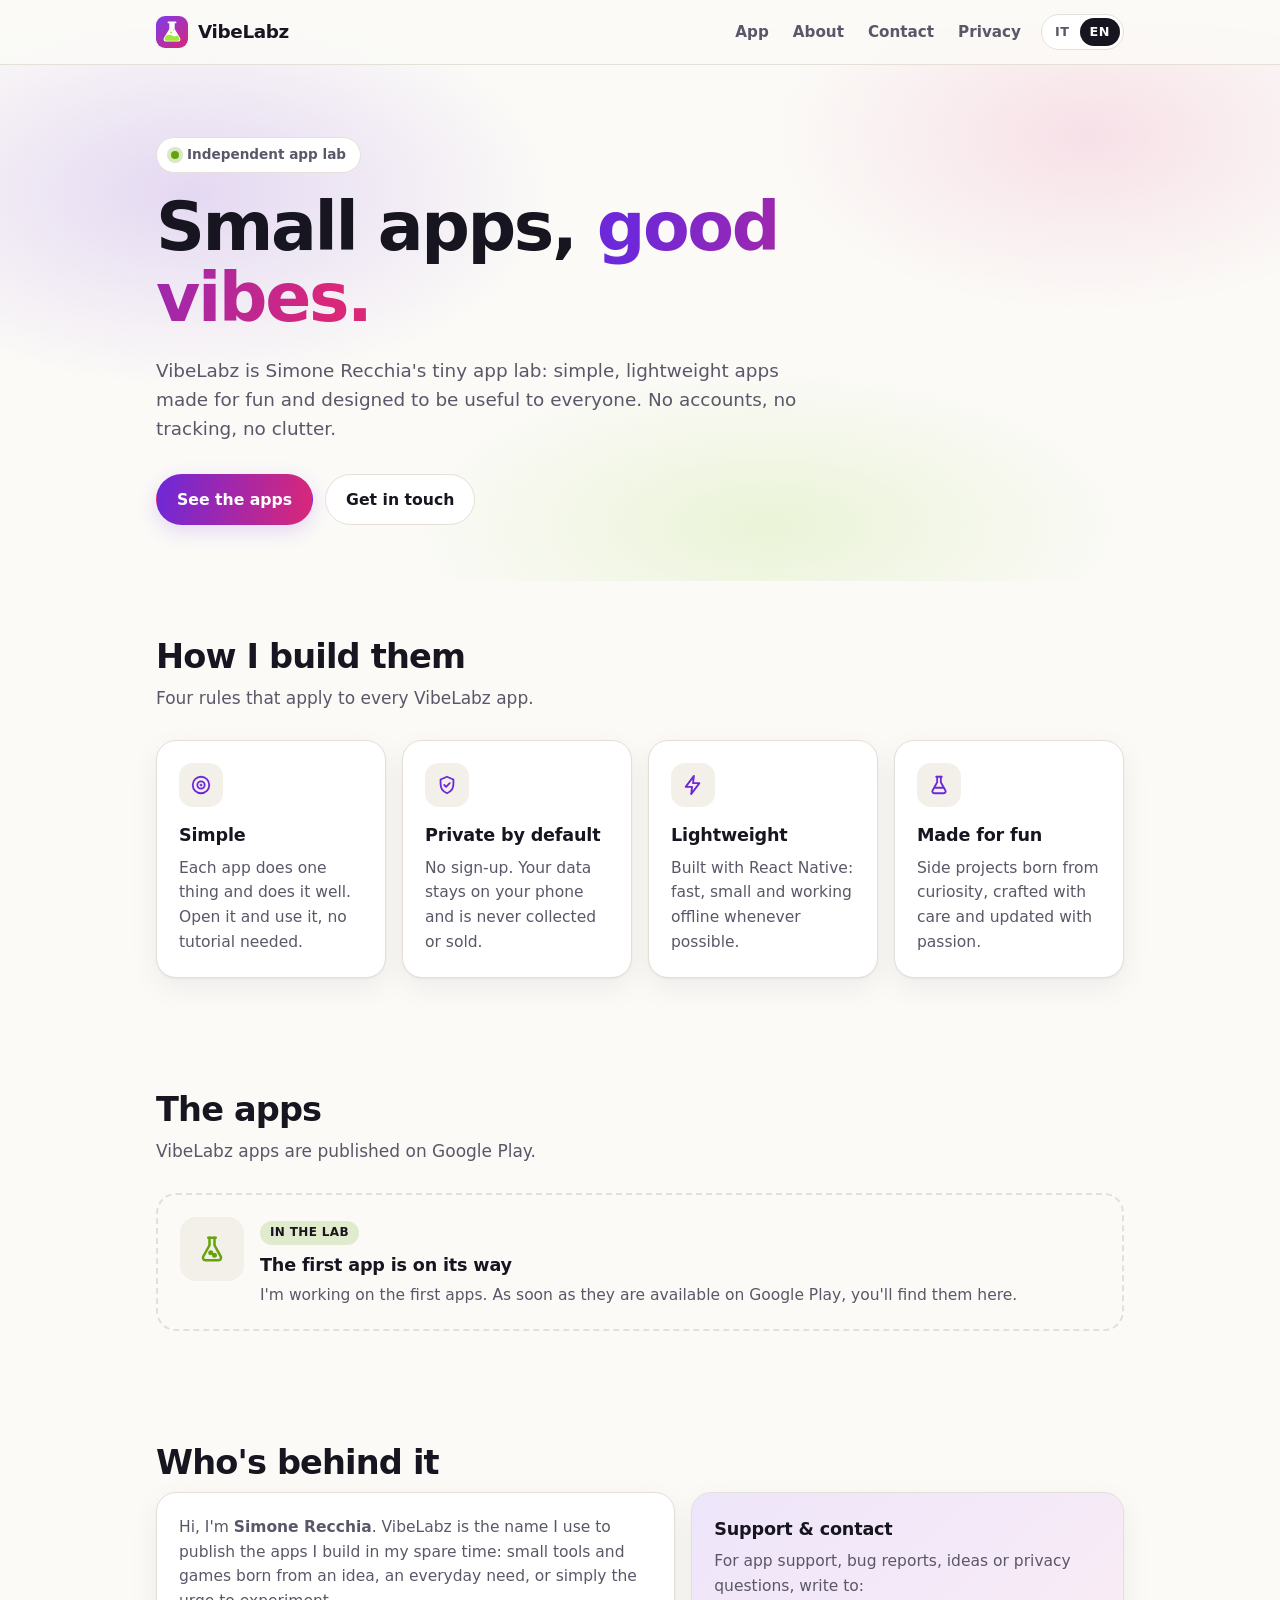
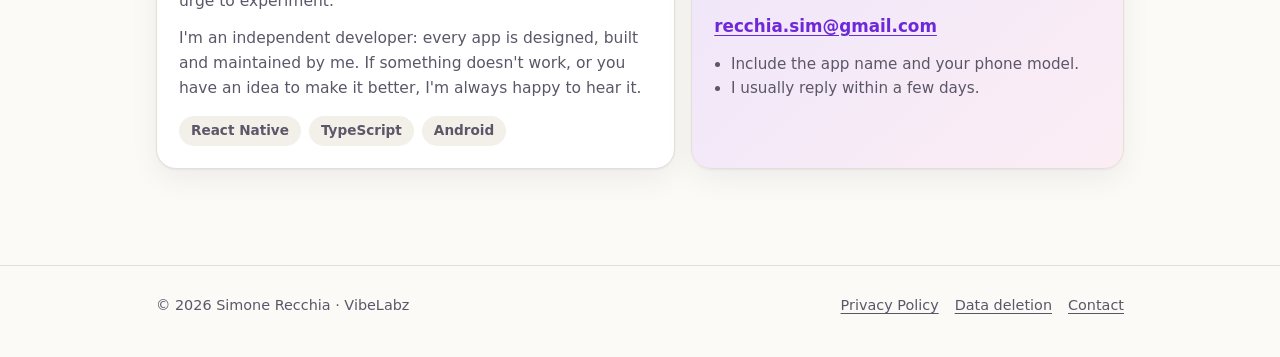
<file: index.html>
<!doctype html>
<html lang="en" data-lang="en" data-title-it="VibeLabz — Piccole app, buone vibes" data-title-en="VibeLabz — Small apps, good vibes">
<head>
  <meta charset="utf-8">
  <meta name="viewport" content="width=device-width, initial-scale=1">
  <title>VibeLabz — Small apps, good vibes</title>
  <script>
    (function () {
      var r = document.documentElement, l = null;
      try { l = new URLSearchParams(location.search).get('lang'); } catch (e) {}
      if (l !== 'it' && l !== 'en') { var h = /^#(it|en)-/.exec(location.hash); if (h) l = h[1]; }
      if (l !== 'it' && l !== 'en') { try { l = localStorage.getItem('vl-lang'); } catch (e) {} }
      if (l !== 'it' && l !== 'en') { l = /^it\b/i.test(navigator.language || '') ? 'it' : 'en'; }
      r.setAttribute('data-lang', l); r.lang = l; r.className += ' js';
      var t = r.getAttribute('data-title-' + l); if (t) document.title = t;
    })();
  </script>
  <meta name="description" content="VibeLabz is the tiny app lab of Simone Recchia: simple, lightweight mobile apps made for fun and useful to everyone. No accounts, no tracking.">
  <meta name="author" content="Simone Recchia">
  <meta name="theme-color" content="#6d28d9">
  <link rel="canonical" href="https://vibelabz.simonerecchia.com/">
  <link rel="icon" href="/assets/logo.svg" type="image/svg+xml">
  <meta property="og:type" content="website">
  <meta property="og:site_name" content="VibeLabz">
  <meta property="og:title" content="VibeLabz — Small apps, good vibes">
  <meta property="og:description" content="Simple, lightweight mobile apps made for fun and useful to everyone. No accounts, no tracking.">
  <meta property="og:url" content="https://vibelabz.simonerecchia.com/">
  <link rel="stylesheet" href="/assets/style.css">
  <script src="/assets/site.js" defer></script>
</head>
<body>
  <a class="skip-link" href="#main"><span lang="it">Vai al contenuto</span><span lang="en">Skip to content</span></a>

  <header class="site-header">
    <div class="container">
      <a class="brand" href="/" aria-label="VibeLabz home">
        <img src="/assets/logo.svg" alt="" width="32" height="32">
        VibeLabz
      </a>
      <nav class="nav" aria-label="Main">
        <a class="nav-hide-sm" href="#apps">App</a>
        <a class="nav-hide-sm" href="#about"><span lang="it">Chi sono</span><span lang="en">About</span></a>
        <a class="nav-hide-xs" href="#contact"><span lang="it">Contatti</span><span lang="en">Contact</span></a>
        <a href="/privacy/">Privacy</a>
        <span class="lang-switch" role="group" aria-label="Language / Lingua">
          <button type="button" data-set-lang="it" aria-pressed="false">IT</button>
          <button type="button" data-set-lang="en" aria-pressed="false">EN</button>
        </span>
      </nav>
    </div>
  </header>

  <main id="main">
    <section class="hero">
      <div class="container">
        <p class="eyebrow">
          <span class="dot" aria-hidden="true"></span>
          <span lang="it">Laboratorio indipendente di app</span>
          <span lang="en">Independent app lab</span>
        </p>
        <h1>
          <span lang="it">Piccole app, <span class="gradient-text">buone vibes.</span></span>
          <span lang="en">Small apps, <span class="gradient-text">good vibes.</span></span>
        </h1>
        <p class="lead">
          <span lang="it">VibeLabz è il laboratorio di Simone Recchia: qui nascono app semplici e leggere, create per divertimento e pensate per essere utili a tutti. Niente account, niente tracciamento, niente fronzoli.</span>
          <span lang="en">VibeLabz is Simone Recchia's tiny app lab: simple, lightweight apps made for fun and designed to be useful to everyone. No accounts, no tracking, no clutter.</span>
        </p>
        <div class="actions">
          <a class="btn btn-primary" href="#apps"><span lang="it">Scopri le app</span><span lang="en">See the apps</span></a>
          <a class="btn btn-ghost" href="#contact"><span lang="it">Scrivimi</span><span lang="en">Get in touch</span></a>
        </div>
      </div>
    </section>

    <section class="section" aria-labelledby="principles-title">
      <div class="container">
        <h2 class="section-title" id="principles-title">
          <span lang="it">Come le costruisco</span>
          <span lang="en">How I build them</span>
        </h2>
        <p class="section-sub">
          <span lang="it">Quattro regole che valgono per ogni app di VibeLabz.</span>
          <span lang="en">Four rules that apply to every VibeLabz app.</span>
        </p>
        <div class="grid">
          <article class="card">
            <div class="icon" aria-hidden="true">
              <svg viewBox="0 0 24 24" fill="none" stroke="currentColor" stroke-width="2" stroke-linecap="round" stroke-linejoin="round"><circle cx="12" cy="12" r="9"/><circle cx="12" cy="12" r="4"/><circle cx="12" cy="12" r=".5" fill="currentColor"/></svg>
            </div>
            <h3><span lang="it">Semplici</span><span lang="en">Simple</span></h3>
            <p>
              <span lang="it">Ogni app fa una cosa sola, e la fa bene. Si apre e si usa, senza tutorial.</span>
              <span lang="en">Each app does one thing and does it well. Open it and use it, no tutorial needed.</span>
            </p>
          </article>
          <article class="card">
            <div class="icon" aria-hidden="true">
              <svg viewBox="0 0 24 24" fill="none" stroke="currentColor" stroke-width="2" stroke-linecap="round" stroke-linejoin="round"><path d="M12 3l7 3v5c0 4.5-3 8.5-7 10-4-1.5-7-5.5-7-10V6z"/><path d="M9 12l2 2 4-4"/></svg>
            </div>
            <h3><span lang="it">Rispettose della privacy</span><span lang="en">Private by default</span></h3>
            <p>
              <span lang="it">Nessuna registrazione. I tuoi dati restano sul tuo telefono e non vengono raccolti né venduti.</span>
              <span lang="en">No sign-up. Your data stays on your phone and is never collected or sold.</span>
            </p>
          </article>
          <article class="card">
            <div class="icon" aria-hidden="true">
              <svg viewBox="0 0 24 24" fill="none" stroke="currentColor" stroke-width="2" stroke-linecap="round" stroke-linejoin="round"><path d="M13 2L4 14h7l-1 8 9-12h-7z"/></svg>
            </div>
            <h3><span lang="it">Leggere</span><span lang="en">Lightweight</span></h3>
            <p>
              <span lang="it">Sviluppate con React Native: veloci, piccole e funzionanti anche offline quando possibile.</span>
              <span lang="en">Built with React Native: fast, small and working offline whenever possible.</span>
            </p>
          </article>
          <article class="card">
            <div class="icon" aria-hidden="true">
              <svg viewBox="0 0 24 24" fill="none" stroke="currentColor" stroke-width="2" stroke-linecap="round" stroke-linejoin="round"><path d="M9 3h6"/><path d="M10 3v6l-5 9a2 2 0 0 0 1.7 3h10.6a2 2 0 0 0 1.7-3l-5-9V3"/><path d="M7.5 15h9"/></svg>
            </div>
            <h3><span lang="it">Fatte per divertimento</span><span lang="en">Made for fun</span></h3>
            <p>
              <span lang="it">Progetti nati dalla curiosità, curati nei dettagli e aggiornati con passione.</span>
              <span lang="en">Side projects born from curiosity, crafted with care and updated with passion.</span>
            </p>
          </article>
        </div>
      </div>
    </section>

    <section class="section" id="apps" aria-labelledby="apps-title">
      <div class="container">
        <h2 class="section-title" id="apps-title">
          <span lang="it">Le app</span>
          <span lang="en">The apps</span>
        </h2>
        <p class="section-sub">
          <span lang="it">Le app di VibeLabz sono pubblicate su Google Play.</span>
          <span lang="en">VibeLabz apps are published on Google Play.</span>
        </p>
        <div class="apps-grid">
          <!--
            Per aggiungere un'app, copia questo blocco e sostituisci i valori:

          <article class="card app-card">
            <img class="app-icon" src="/apps/nome-app/icon.png" alt="" width="64" height="64">
            <div>
              <h3>Nome App</h3>
              <p>
                <span lang="it">Descrizione breve in italiano.</span>
                <span lang="en">Short description in English.</span>
              </p>
              <a class="btn btn-primary" href="https://play.google.com/store/apps/details?id=com.vibelabz.nomeapp">Google Play</a>
            </div>
          </article>
          -->
          <article class="card app-card app-placeholder">
            <div class="app-icon" aria-hidden="true">
              <svg viewBox="0 0 24 24" fill="none" stroke="currentColor" stroke-width="2" stroke-linecap="round" stroke-linejoin="round"><path d="M9 3h6"/><path d="M10 3v6l-5 9a2 2 0 0 0 1.7 3h10.6a2 2 0 0 0 1.7-3l-5-9V3"/><circle cx="11" cy="15" r="1"/><circle cx="14" cy="17" r="1"/></svg>
            </div>
            <div>
              <span class="tag"><span lang="it">In laboratorio</span><span lang="en">In the lab</span></span>
              <h3><span lang="it">La prima app sta arrivando</span><span lang="en">The first app is on its way</span></h3>
              <p>
                <span lang="it">Sto lavorando alle prime app. Appena saranno disponibili su Google Play le troverai qui.</span>
                <span lang="en">I'm working on the first apps. As soon as they are available on Google Play, you'll find them here.</span>
              </p>
            </div>
          </article>
        </div>
      </div>
    </section>

    <section class="section" id="about" aria-labelledby="about-title">
      <div class="container">
        <h2 class="section-title" id="about-title">
          <span lang="it">Chi c'è dietro</span>
          <span lang="en">Who's behind it</span>
        </h2>
        <div class="split">
          <article class="card">
            <p>
              <span lang="it">Ciao, sono <strong>Simone Recchia</strong>. VibeLabz è il nome con cui pubblico le app che sviluppo nel tempo libero: piccoli strumenti e giochi nati da un'idea, da un bisogno quotidiano o semplicemente dalla voglia di sperimentare.</span>
              <span lang="en">Hi, I'm <strong>Simone Recchia</strong>. VibeLabz is the name I use to publish the apps I build in my spare time: small tools and games born from an idea, an everyday need, or simply the urge to experiment.</span>
            </p>
            <p>
              <span lang="it">Sono uno sviluppatore indipendente: ogni app è progettata, sviluppata e mantenuta da me. Se qualcosa non funziona o hai un'idea per migliorarla, mi fa sempre piacere saperlo.</span>
              <span lang="en">I'm an independent developer: every app is designed, built and maintained by me. If something doesn't work, or you have an idea to make it better, I'm always happy to hear it.</span>
            </p>
            <ul class="stack-list" aria-label="Tecnologie / Technologies">
              <li>React Native</li>
              <li>TypeScript</li>
              <li>Android</li>
            </ul>
          </article>
          <article class="card contact-card" id="contact">
            <h3 style="margin-top:0"><span lang="it">Supporto e contatti</span><span lang="en">Support &amp; contact</span></h3>
            <p>
              <span lang="it">Per assistenza su un'app, segnalazioni di bug, idee o domande sulla privacy scrivimi a:</span>
              <span lang="en">For app support, bug reports, ideas or privacy questions, write to:</span>
            </p>
            <a class="email" href="mailto:recchia.sim@gmail.com?subject=VibeLabz">recchia.sim@gmail.com</a>
            <ul>
              <li><span lang="it">Indica il nome dell'app e il modello del telefono.</span><span lang="en">Include the app name and your phone model.</span></li>
              <li><span lang="it">Di solito rispondo entro qualche giorno.</span><span lang="en">I usually reply within a few days.</span></li>
            </ul>
          </article>
        </div>
      </div>
    </section>
  </main>

  <footer class="site-footer">
    <div class="container">
      <span>© 2026 Simone Recchia · VibeLabz</span>
      <nav aria-label="Footer">
        <a href="/privacy/">Privacy Policy</a>
        <a href="/privacy/#it-cancellazione" lang="it">Cancellazione dati</a>
        <a href="/privacy/#en-data-deletion" lang="en">Data deletion</a>
        <a href="mailto:recchia.sim@gmail.com?subject=VibeLabz"><span lang="it">Contatti</span><span lang="en">Contact</span></a>
      </nav>
    </div>
  </footer>
</body>
</html>
</file>
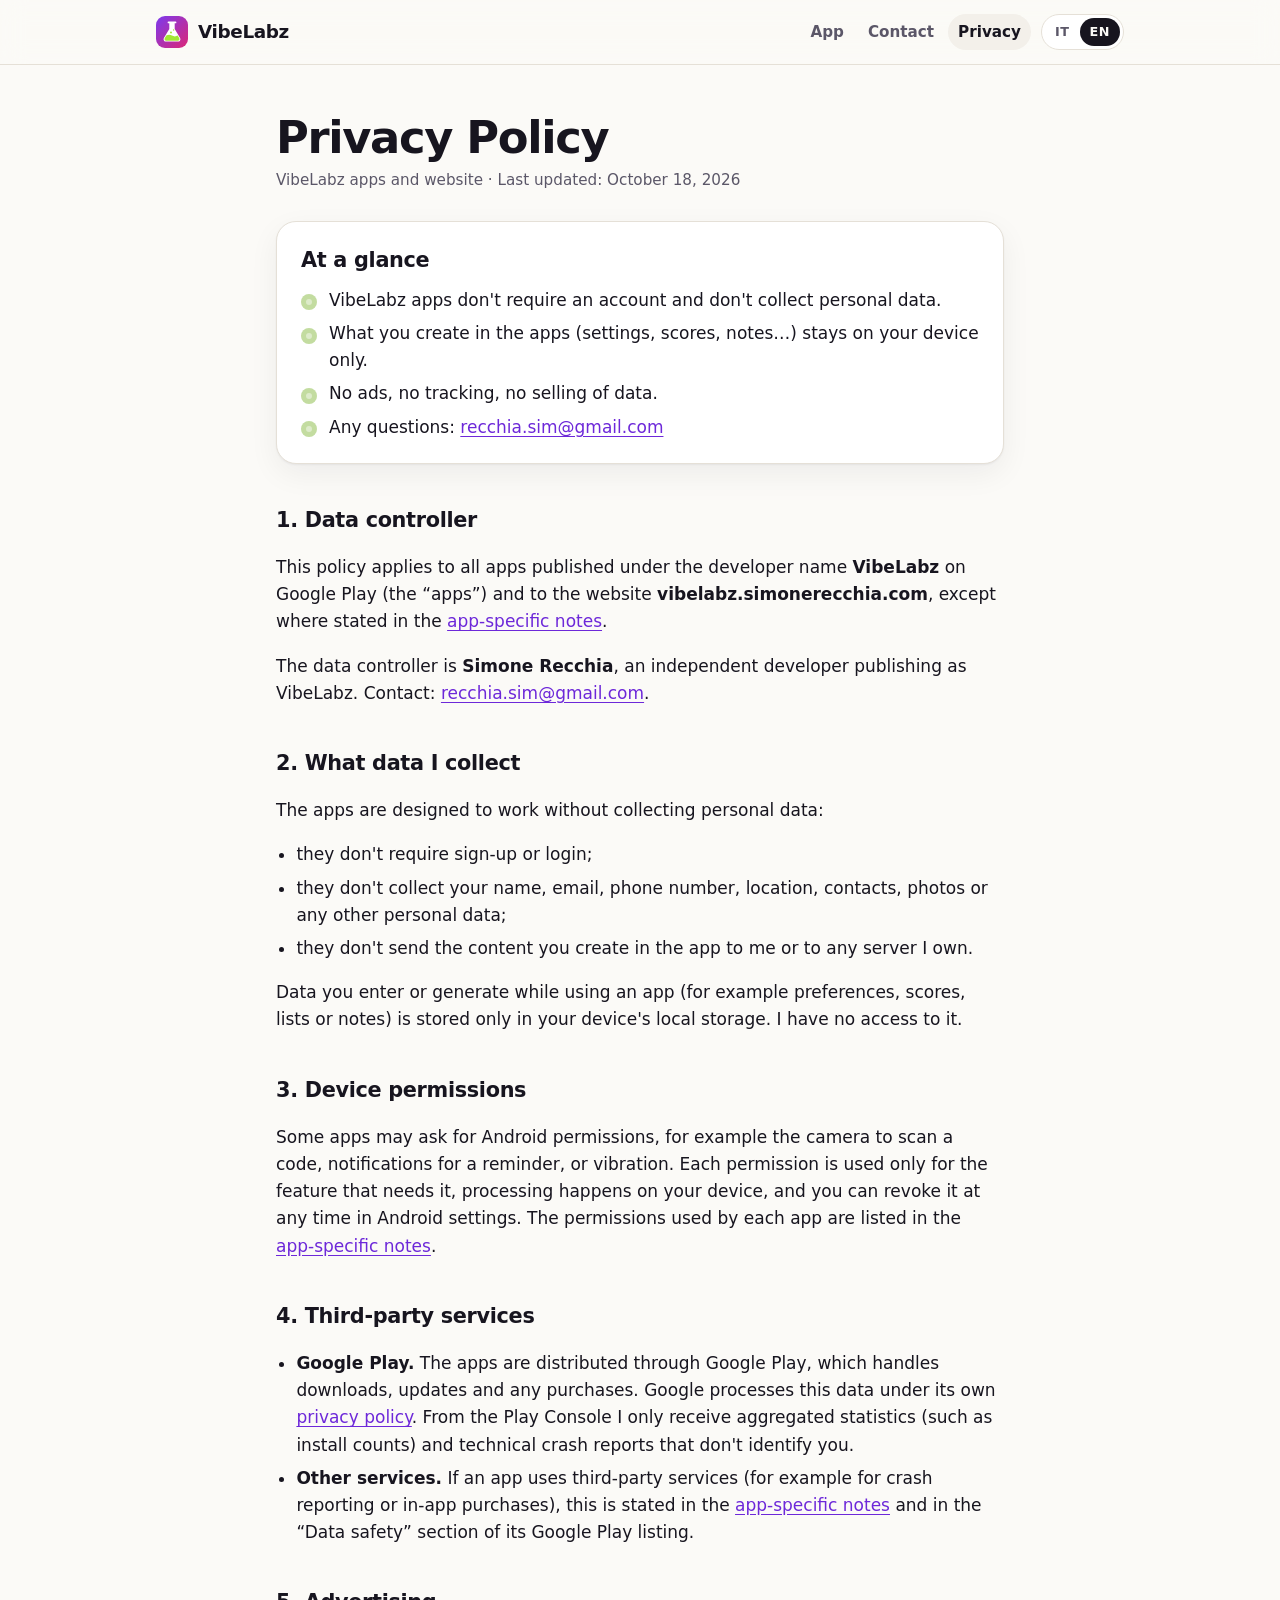
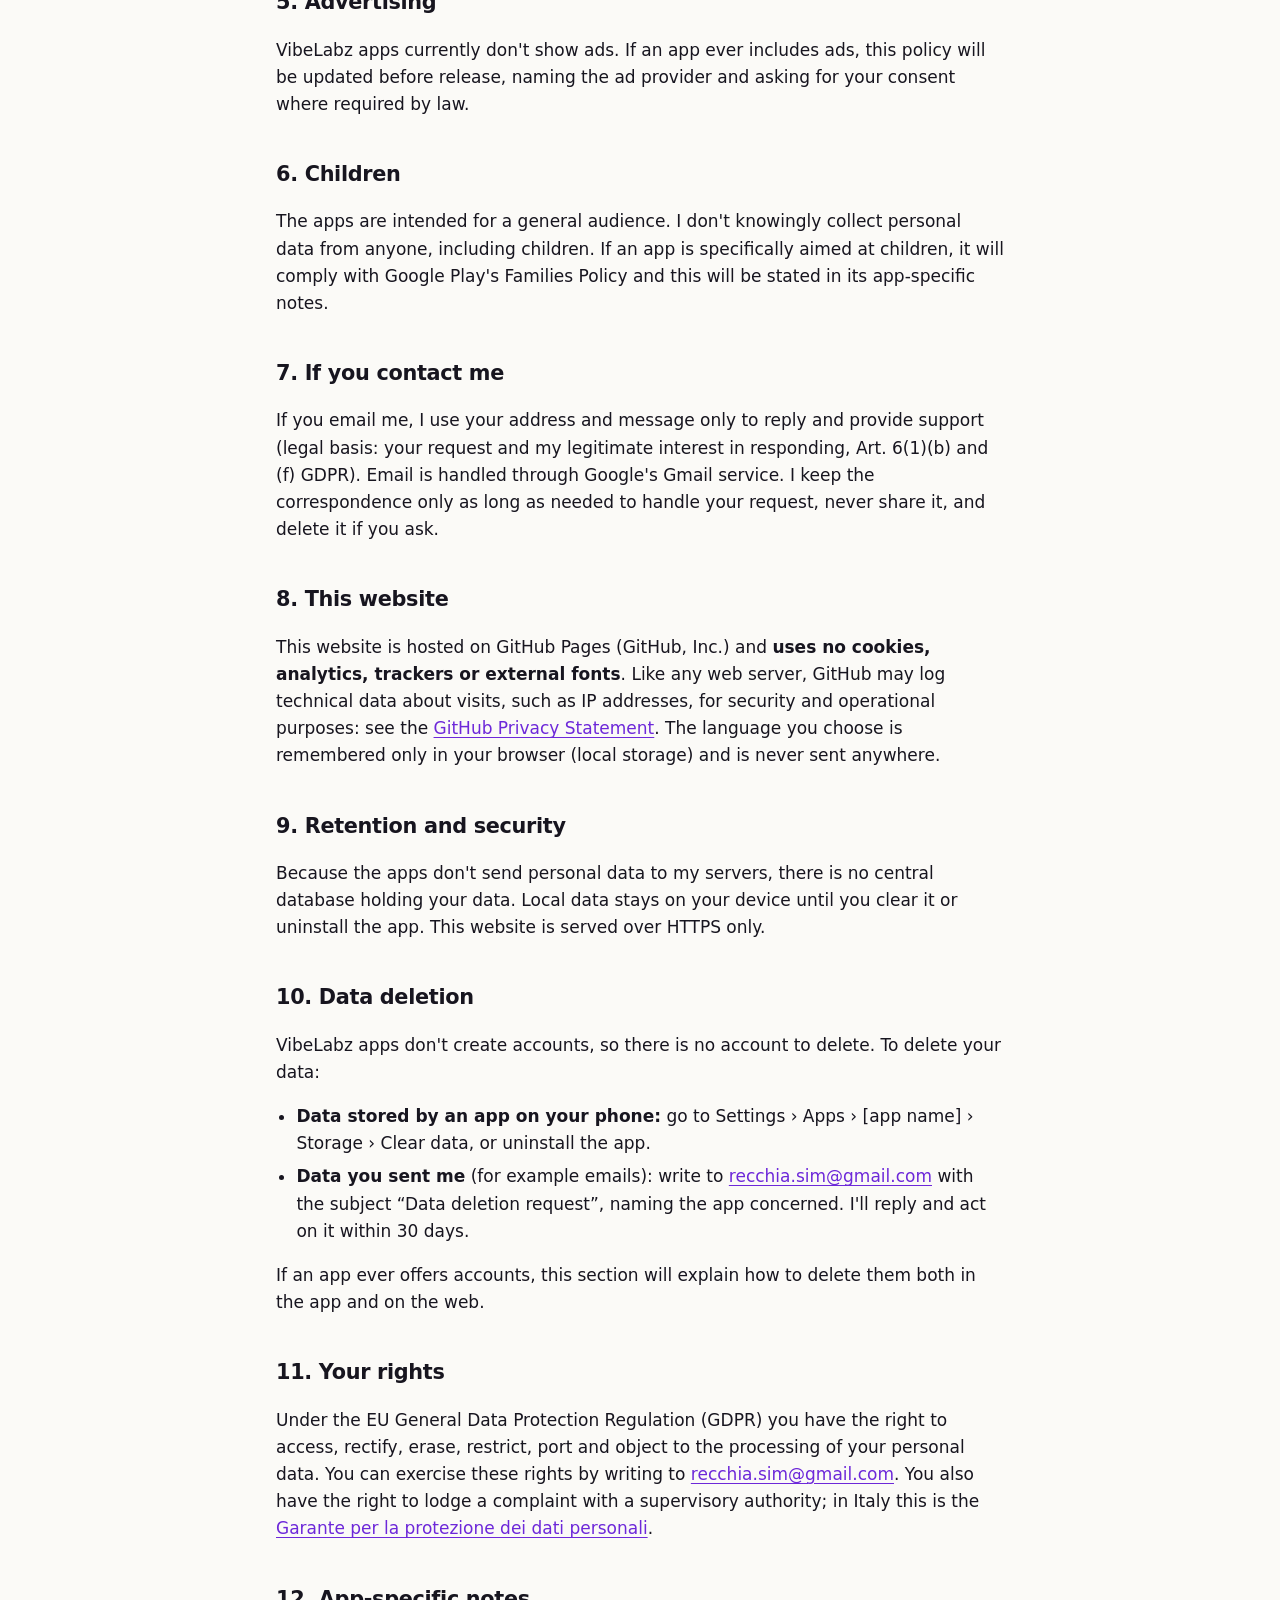
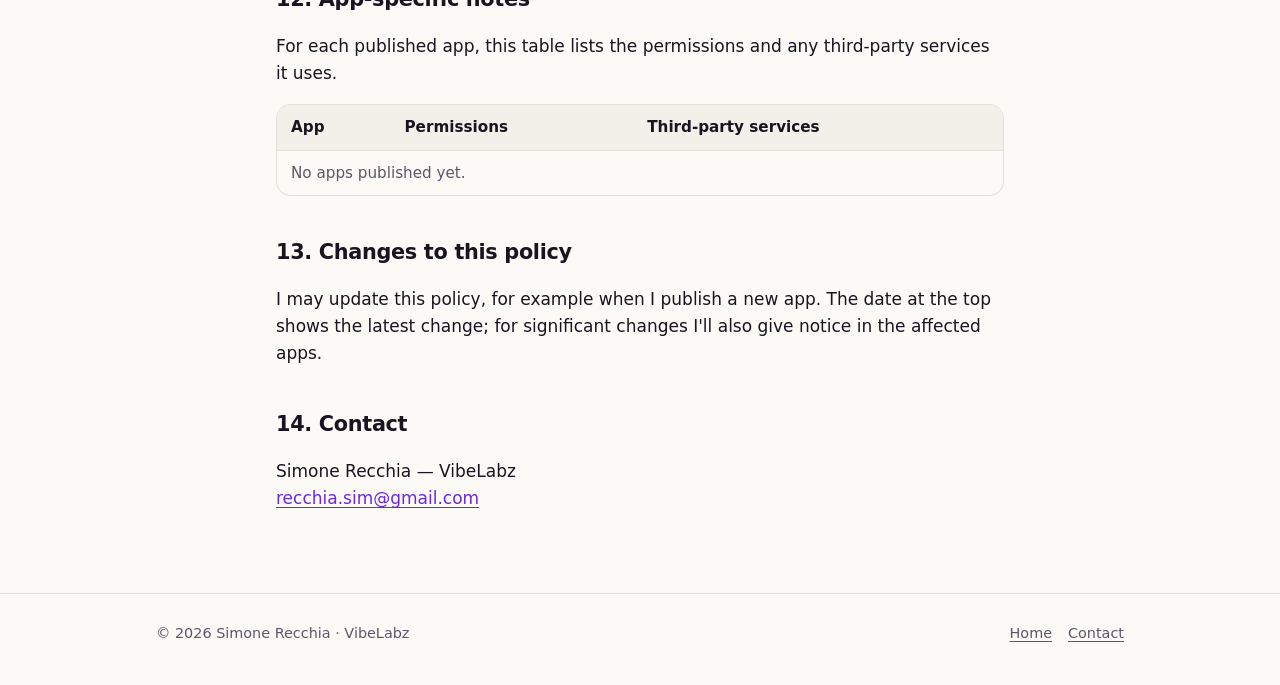
<file: privacy/index.html>
<!doctype html>
<html lang="en" data-lang="en" data-title-it="Privacy Policy — VibeLabz" data-title-en="Privacy Policy — VibeLabz">
<head>
  <meta charset="utf-8">
  <meta name="viewport" content="width=device-width, initial-scale=1">
  <title>Privacy Policy — VibeLabz</title>
  <script>
    (function () {
      var r = document.documentElement, l = null;
      try { l = new URLSearchParams(location.search).get('lang'); } catch (e) {}
      if (l !== 'it' && l !== 'en') { var h = /^#(it|en)-/.exec(location.hash); if (h) l = h[1]; }
      if (l !== 'it' && l !== 'en') { try { l = localStorage.getItem('vl-lang'); } catch (e) {} }
      if (l !== 'it' && l !== 'en') { l = /^it\b/i.test(navigator.language || '') ? 'it' : 'en'; }
      r.setAttribute('data-lang', l); r.lang = l; r.className += ' js';
      var t = r.getAttribute('data-title-' + l); if (t) document.title = t;
    })();
  </script>
  <meta name="description" content="Privacy policy for VibeLabz apps and website. No accounts, no personal data collected, data stays on your device.">
  <meta name="author" content="Simone Recchia">
  <meta name="theme-color" content="#6d28d9">
  <link rel="canonical" href="https://vibelabz.simonerecchia.com/privacy/">
  <link rel="icon" href="/assets/logo.svg" type="image/svg+xml">
  <link rel="stylesheet" href="/assets/style.css">
  <script src="/assets/site.js" defer></script>
</head>
<body>
  <a class="skip-link" href="#main"><span lang="it">Vai al contenuto</span><span lang="en">Skip to content</span></a>

  <header class="site-header">
    <div class="container">
      <a class="brand" href="/" aria-label="VibeLabz home">
        <img src="/assets/logo.svg" alt="" width="32" height="32">
        VibeLabz
      </a>
      <nav class="nav" aria-label="Main">
        <a class="nav-hide-sm" href="/#apps">App</a>
        <a class="nav-hide-xs" href="/#contact"><span lang="it">Contatti</span><span lang="en">Contact</span></a>
        <a href="/privacy/" aria-current="page">Privacy</a>
        <span class="lang-switch" role="group" aria-label="Language / Lingua">
          <button type="button" data-set-lang="it" aria-pressed="false">IT</button>
          <button type="button" data-set-lang="en" aria-pressed="false">EN</button>
        </span>
      </nav>
    </div>
  </header>

  <main id="main" class="doc">
    <div class="container narrow">

      <!-- ===================== ITALIANO ===================== -->
      <article lang="it">
        <h1>Privacy Policy</h1>
        <p class="meta">App e sito VibeLabz · Ultimo aggiornamento: 18 ottobre 2026</p>

        <section class="card summary">
          <h2>In breve</h2>
          <ul>
            <li>Le app VibeLabz non richiedono account e non raccolgono dati personali.</li>
            <li>I dati che crei nelle app (impostazioni, punteggi, note…) restano solo sul tuo dispositivo.</li>
            <li>Niente pubblicità, niente tracciamento, nessuna vendita di dati.</li>
            <li>Per qualsiasi domanda: <a href="mailto:recchia.sim@gmail.com?subject=Privacy%20VibeLabz">recchia.sim@gmail.com</a></li>
          </ul>
        </section>

        <h2 id="it-titolare">1. Titolare del trattamento</h2>
        <p>Questa informativa si applica a tutte le app pubblicate con il nome sviluppatore <strong>VibeLabz</strong> su Google Play (di seguito “le app”) e al sito <strong>vibelabz.simonerecchia.com</strong>, salvo quanto indicato nelle <a href="#it-app">note specifiche per app</a>.</p>
        <p>Il titolare del trattamento è <strong>Simone Recchia</strong>, sviluppatore indipendente che pubblica con il nome VibeLabz. Contatto: <a href="mailto:recchia.sim@gmail.com">recchia.sim@gmail.com</a>.</p>

        <h2 id="it-dati">2. Quali dati raccolgo</h2>
        <p>Le app sono progettate per funzionare senza raccogliere dati personali:</p>
        <ul>
          <li>non richiedono registrazione né login;</li>
          <li>non raccolgono nome, email, numero di telefono, posizione, contatti, foto o altri dati personali;</li>
          <li>non inviano a me, né a server di mia proprietà, i contenuti che crei usando l'app.</li>
        </ul>
        <p>I dati che inserisci o generi usando un'app (ad esempio preferenze, punteggi, liste o note) vengono salvati esclusivamente nella memoria locale del tuo dispositivo. Io non ho accesso a questi dati.</p>

        <h2 id="it-permessi">3. Permessi del dispositivo</h2>
        <p>Alcune app potrebbero chiedere permessi Android, ad esempio la fotocamera per scansionare un codice, le notifiche per un promemoria o la vibrazione. Ogni permesso viene usato solo per la funzione a cui serve, l'elaborazione avviene sul dispositivo e puoi revocarlo in qualsiasi momento dalle impostazioni di Android. I permessi usati da ciascuna app sono elencati nelle <a href="#it-app">note specifiche per app</a>.</p>

        <h2 id="it-terze-parti">4. Servizi di terze parti</h2>
        <ul>
          <li><strong>Google Play.</strong> Le app sono distribuite tramite Google Play, che gestisce download, aggiornamenti ed eventuali acquisti. Google tratta questi dati secondo la propria <a href="https://policies.google.com/privacy?hl=it" rel="noopener">informativa sulla privacy</a>. Dalla Play Console ricevo solo statistiche aggregate (ad esempio il numero di installazioni) e rapporti tecnici sugli arresti anomali che non mi permettono di identificarti.</li>
          <li><strong>Altri servizi.</strong> Se un'app usa servizi di terze parti (ad esempio per segnalare errori o per gli acquisti in-app), lo trovi indicato nelle <a href="#it-app">note specifiche per app</a> e nella sezione “Sicurezza dei dati” della sua scheda su Google Play.</li>
        </ul>

        <h2 id="it-pubblicita">5. Pubblicità</h2>
        <p>Al momento le app VibeLabz non mostrano pubblicità. Se in futuro un'app dovesse includere annunci, questa informativa verrà aggiornata prima del rilascio, indicando il fornitore e chiedendo il tuo consenso quando previsto dalla legge.</p>

        <h2 id="it-minori">6. Minori</h2>
        <p>Le app sono pensate per un pubblico generale. Non raccolgo consapevolmente dati personali di nessuno, inclusi i minori. Se un'app sarà rivolta specificamente ai bambini, rispetterà le Norme per le famiglie di Google Play e lo indicherà nelle note specifiche.</p>

        <h2 id="it-email">7. Se mi scrivi</h2>
        <p>Se mi contatti via email, uso il tuo indirizzo e il contenuto del messaggio solo per risponderti e fornirti assistenza (base giuridica: la tua richiesta e il mio legittimo interesse a rispondere, art. 6, par. 1, lett. b) e f) del GDPR). Le email sono gestite tramite il servizio Gmail di Google. Conservo la corrispondenza solo per il tempo necessario a gestire la richiesta, non la condivido con nessuno e la cancello se me lo chiedi.</p>

        <h2 id="it-sito">8. Questo sito web</h2>
        <p>Il sito è ospitato su GitHub Pages (GitHub, Inc.) e <strong>non usa cookie, strumenti di statistica, tracker o font esterni</strong>. Come ogni server web, GitHub può registrare dati tecnici delle visite, come l'indirizzo IP, per motivi di sicurezza e funzionamento: vedi l'<a href="https://docs.github.com/it/site-policy/privacy-policies/github-general-privacy-statement" rel="noopener">informativa privacy di GitHub</a>. La lingua che scegli viene memorizzata solo nel tuo browser (local storage) e non viene inviata da nessuna parte.</p>

        <h2 id="it-conservazione">9. Conservazione e sicurezza</h2>
        <p>Poiché le app non inviano dati personali a server miei, non esiste un database centrale con i tuoi dati. I dati locali restano sul tuo dispositivo finché non li cancelli o disinstalli l'app. Il sito è servito esclusivamente tramite HTTPS.</p>

        <h2 id="it-cancellazione">10. Cancellazione dei dati</h2>
        <p>Le app VibeLabz non creano account, quindi non c'è alcun account da eliminare. Per cancellare i tuoi dati:</p>
        <ul>
          <li><strong>Dati salvati dall'app sul telefono:</strong> vai in Impostazioni › App › [nome dell'app] › Spazio di archiviazione › Cancella dati, oppure disinstalla l'app.</li>
          <li><strong>Dati che mi hai inviato</strong> (ad esempio email): scrivi a <a href="mailto:recchia.sim@gmail.com?subject=Richiesta%20cancellazione%20dati">recchia.sim@gmail.com</a> con oggetto “Richiesta cancellazione dati”, indicando l'app interessata. Rispondo e procedo entro 30 giorni.</li>
        </ul>
        <p>Se in futuro un'app dovesse prevedere un account, questa sezione spiegherà come eliminarlo sia dall'app sia dal web.</p>

        <h2 id="it-diritti">11. I tuoi diritti</h2>
        <p>Ai sensi del Regolamento (UE) 2016/679 (GDPR) hai diritto di accesso, rettifica, cancellazione, limitazione, portabilità e opposizione al trattamento dei tuoi dati personali. Puoi esercitarli scrivendo a <a href="mailto:recchia.sim@gmail.com">recchia.sim@gmail.com</a>. Hai inoltre il diritto di proporre reclamo a un'autorità di controllo; in Italia è il <a href="https://www.garanteprivacy.it" rel="noopener">Garante per la protezione dei dati personali</a>.</p>

        <h2 id="it-app">12. Note specifiche per app</h2>
        <p>Qui sono elencati, per ogni app pubblicata, i permessi e gli eventuali servizi di terze parti utilizzati.</p>
        <div class="table-wrap">
          <table>
            <thead>
              <tr><th>App</th><th>Permessi</th><th>Servizi di terze parti</th></tr>
            </thead>
            <tbody>
              <!-- <tr><td>Nome App</td><td>Nessuno</td><td>Nessuno</td></tr> -->
              <tr><td colspan="3" class="muted">Nessuna app pubblicata per ora.</td></tr>
            </tbody>
          </table>
        </div>

        <h2 id="it-modifiche">13. Modifiche a questa informativa</h2>
        <p>Posso aggiornare questa informativa, ad esempio quando pubblico una nuova app. La data in alto indica l'ultima modifica; in caso di cambiamenti importanti lo segnalerò anche nelle app interessate.</p>

        <h2 id="it-contatti">14. Contatti</h2>
        <p>Simone Recchia — VibeLabz<br><a href="mailto:recchia.sim@gmail.com">recchia.sim@gmail.com</a></p>
      </article>

      <!-- ===================== ENGLISH ===================== -->
      <article lang="en">
        <h1>Privacy Policy</h1>
        <p class="meta">VibeLabz apps and website · Last updated: October 18, 2026</p>

        <section class="card summary">
          <h2>At a glance</h2>
          <ul>
            <li>VibeLabz apps don't require an account and don't collect personal data.</li>
            <li>What you create in the apps (settings, scores, notes…) stays on your device only.</li>
            <li>No ads, no tracking, no selling of data.</li>
            <li>Any questions: <a href="mailto:recchia.sim@gmail.com?subject=Privacy%20VibeLabz">recchia.sim@gmail.com</a></li>
          </ul>
        </section>

        <h2 id="en-controller">1. Data controller</h2>
        <p>This policy applies to all apps published under the developer name <strong>VibeLabz</strong> on Google Play (the “apps”) and to the website <strong>vibelabz.simonerecchia.com</strong>, except where stated in the <a href="#en-apps">app-specific notes</a>.</p>
        <p>The data controller is <strong>Simone Recchia</strong>, an independent developer publishing as VibeLabz. Contact: <a href="mailto:recchia.sim@gmail.com">recchia.sim@gmail.com</a>.</p>

        <h2 id="en-data">2. What data I collect</h2>
        <p>The apps are designed to work without collecting personal data:</p>
        <ul>
          <li>they don't require sign-up or login;</li>
          <li>they don't collect your name, email, phone number, location, contacts, photos or any other personal data;</li>
          <li>they don't send the content you create in the app to me or to any server I own.</li>
        </ul>
        <p>Data you enter or generate while using an app (for example preferences, scores, lists or notes) is stored only in your device's local storage. I have no access to it.</p>

        <h2 id="en-permissions">3. Device permissions</h2>
        <p>Some apps may ask for Android permissions, for example the camera to scan a code, notifications for a reminder, or vibration. Each permission is used only for the feature that needs it, processing happens on your device, and you can revoke it at any time in Android settings. The permissions used by each app are listed in the <a href="#en-apps">app-specific notes</a>.</p>

        <h2 id="en-third-parties">4. Third-party services</h2>
        <ul>
          <li><strong>Google Play.</strong> The apps are distributed through Google Play, which handles downloads, updates and any purchases. Google processes this data under its own <a href="https://policies.google.com/privacy?hl=en" rel="noopener">privacy policy</a>. From the Play Console I only receive aggregated statistics (such as install counts) and technical crash reports that don't identify you.</li>
          <li><strong>Other services.</strong> If an app uses third-party services (for example for crash reporting or in-app purchases), this is stated in the <a href="#en-apps">app-specific notes</a> and in the “Data safety” section of its Google Play listing.</li>
        </ul>

        <h2 id="en-ads">5. Advertising</h2>
        <p>VibeLabz apps currently don't show ads. If an app ever includes ads, this policy will be updated before release, naming the ad provider and asking for your consent where required by law.</p>

        <h2 id="en-children">6. Children</h2>
        <p>The apps are intended for a general audience. I don't knowingly collect personal data from anyone, including children. If an app is specifically aimed at children, it will comply with Google Play's Families Policy and this will be stated in its app-specific notes.</p>

        <h2 id="en-email">7. If you contact me</h2>
        <p>If you email me, I use your address and message only to reply and provide support (legal basis: your request and my legitimate interest in responding, Art. 6(1)(b) and (f) GDPR). Email is handled through Google's Gmail service. I keep the correspondence only as long as needed to handle your request, never share it, and delete it if you ask.</p>

        <h2 id="en-website">8. This website</h2>
        <p>This website is hosted on GitHub Pages (GitHub, Inc.) and <strong>uses no cookies, analytics, trackers or external fonts</strong>. Like any web server, GitHub may log technical data about visits, such as IP addresses, for security and operational purposes: see the <a href="https://docs.github.com/en/site-policy/privacy-policies/github-general-privacy-statement" rel="noopener">GitHub Privacy Statement</a>. The language you choose is remembered only in your browser (local storage) and is never sent anywhere.</p>

        <h2 id="en-retention">9. Retention and security</h2>
        <p>Because the apps don't send personal data to my servers, there is no central database holding your data. Local data stays on your device until you clear it or uninstall the app. This website is served over HTTPS only.</p>

        <h2 id="en-data-deletion">10. Data deletion</h2>
        <p>VibeLabz apps don't create accounts, so there is no account to delete. To delete your data:</p>
        <ul>
          <li><strong>Data stored by an app on your phone:</strong> go to Settings › Apps › [app name] › Storage › Clear data, or uninstall the app.</li>
          <li><strong>Data you sent me</strong> (for example emails): write to <a href="mailto:recchia.sim@gmail.com?subject=Data%20deletion%20request">recchia.sim@gmail.com</a> with the subject “Data deletion request”, naming the app concerned. I'll reply and act on it within 30 days.</li>
        </ul>
        <p>If an app ever offers accounts, this section will explain how to delete them both in the app and on the web.</p>

        <h2 id="en-rights">11. Your rights</h2>
        <p>Under the EU General Data Protection Regulation (GDPR) you have the right to access, rectify, erase, restrict, port and object to the processing of your personal data. You can exercise these rights by writing to <a href="mailto:recchia.sim@gmail.com">recchia.sim@gmail.com</a>. You also have the right to lodge a complaint with a supervisory authority; in Italy this is the <a href="https://www.garanteprivacy.it/home_en" rel="noopener">Garante per la protezione dei dati personali</a>.</p>

        <h2 id="en-apps">12. App-specific notes</h2>
        <p>For each published app, this table lists the permissions and any third-party services it uses.</p>
        <div class="table-wrap">
          <table>
            <thead>
              <tr><th>App</th><th>Permissions</th><th>Third-party services</th></tr>
            </thead>
            <tbody>
              <!-- <tr><td>App Name</td><td>None</td><td>None</td></tr> -->
              <tr><td colspan="3" class="muted">No apps published yet.</td></tr>
            </tbody>
          </table>
        </div>

        <h2 id="en-changes">13. Changes to this policy</h2>
        <p>I may update this policy, for example when I publish a new app. The date at the top shows the latest change; for significant changes I'll also give notice in the affected apps.</p>

        <h2 id="en-contact">14. Contact</h2>
        <p>Simone Recchia — VibeLabz<br><a href="mailto:recchia.sim@gmail.com">recchia.sim@gmail.com</a></p>
      </article>

    </div>
  </main>

  <footer class="site-footer">
    <div class="container">
      <span>© 2026 Simone Recchia · VibeLabz</span>
      <nav aria-label="Footer">
        <a href="/">Home</a>
        <a href="mailto:recchia.sim@gmail.com?subject=VibeLabz"><span lang="it">Contatti</span><span lang="en">Contact</span></a>
      </nav>
    </div>
  </footer>
</body>
</html>
</file>
<file: assets/style.css>
/* VibeLabz — stile condiviso */

:root {
  --bg: #fbfaf7;
  --surface: #ffffff;
  --surface-2: #f3f0ea;
  --text: #17151f;
  --muted: #5b5768;
  --border: #e5e0d7;
  --brand: #6d28d9;
  --brand-2: #db2777;
  --accent: #65a30d;
  --on-brand: #ffffff;
  --link: #6d28d9;
  --glow-1: rgba(109, 40, 217, 0.16);
  --glow-2: rgba(219, 39, 119, 0.12);
  --glow-3: rgba(132, 204, 22, 0.14);
  --shadow: 0 1px 2px rgba(23, 21, 31, 0.05), 0 10px 30px rgba(23, 21, 31, 0.06);
  --radius: 20px;
  --font: ui-sans-serif, system-ui, -apple-system, "Segoe UI", Roboto, "Helvetica Neue", Arial, sans-serif;
  --mono: ui-monospace, SFMono-Regular, Menlo, Consolas, monospace;
  color-scheme: light dark;
}

@media (prefers-color-scheme: dark) {
  :root {
    --bg: #0e0c15;
    --surface: #17141f;
    --surface-2: #201b2b;
    --text: #f4f2f9;
    --muted: #aaa4ba;
    --border: #2d2739;
    --brand: #a78bfa;
    --brand-2: #f472b6;
    --accent: #a3e635;
    --on-brand: #120f1a;
    --link: #c4b5fd;
    --glow-1: rgba(167, 139, 250, 0.18);
    --glow-2: rgba(244, 114, 182, 0.12);
    --glow-3: rgba(163, 230, 53, 0.08);
    --shadow: 0 0 0 1px rgba(255, 255, 255, 0.02);
  }
}

*,
*::before,
*::after {
  box-sizing: border-box;
}

html {
  -webkit-text-size-adjust: 100%;
  scroll-behavior: smooth;
}

body {
  margin: 0;
  background: var(--bg);
  color: var(--text);
  font-family: var(--font);
  font-size: 17px;
  line-height: 1.6;
  overflow-x: hidden;
}

img,
svg {
  display: block;
  max-width: 100%;
}

a {
  color: var(--link);
  text-underline-offset: 3px;
}

a:hover {
  text-decoration-thickness: 2px;
}

:focus-visible {
  outline: 3px solid var(--brand);
  outline-offset: 3px;
  border-radius: 6px;
}

/* Lingua: si mostra solo il blocco della lingua attiva */
html[data-lang="it"] body [lang="en"],
html[data-lang="en"] body [lang="it"] {
  display: none !important;
}

.container {
  width: 100%;
  max-width: 1000px;
  margin: 0 auto;
  padding: 0 16px;
}

.container.narrow {
  max-width: 760px;
}

.skip-link {
  position: absolute;
  left: -9999px;
  top: 8px;
  z-index: 10;
  padding: 8px 14px;
  background: var(--surface);
  border-radius: 10px;
}

.skip-link:focus {
  left: 16px;
}

/* Header */

.site-header {
  position: sticky;
  top: 0;
  z-index: 5;
  background: color-mix(in srgb, var(--bg) 82%, transparent);
  backdrop-filter: saturate(160%) blur(12px);
  -webkit-backdrop-filter: saturate(160%) blur(12px);
  border-bottom: 1px solid var(--border);
}

.site-header .container {
  display: flex;
  align-items: center;
  justify-content: space-between;
  gap: 12px;
  min-height: 64px;
}

.brand {
  display: inline-flex;
  align-items: center;
  gap: 10px;
  color: var(--text);
  text-decoration: none;
  font-weight: 800;
  font-size: 1.15rem;
  letter-spacing: -0.02em;
}

.brand img {
  width: 32px;
  height: 32px;
}

.nav {
  display: flex;
  align-items: center;
  gap: 4px;
}

.nav a {
  color: var(--muted);
  text-decoration: none;
  font-weight: 600;
  font-size: 0.95rem;
  padding: 6px 10px;
  border-radius: 999px;
}

.nav a:hover,
.nav a[aria-current="page"] {
  color: var(--text);
  background: var(--surface-2);
}

.lang-switch {
  display: none;
  margin-left: 6px;
  padding: 3px;
  border: 1px solid var(--border);
  border-radius: 999px;
  background: var(--surface);
}

.js .lang-switch {
  display: inline-flex;
}

.lang-switch button {
  appearance: none;
  border: 0;
  background: transparent;
  color: var(--muted);
  font: inherit;
  font-size: 0.8rem;
  font-weight: 700;
  letter-spacing: 0.04em;
  padding: 4px 10px;
  border-radius: 999px;
  cursor: pointer;
}

.lang-switch button[aria-pressed="true"] {
  background: var(--text);
  color: var(--bg);
}

.brand {
  flex: none;
}

@media (max-width: 640px) {
  .nav .nav-hide-sm {
    display: none;
  }
}

@media (max-width: 420px) {
  .nav .nav-hide-xs {
    display: none;
  }
}

/* Hero */

.hero {
  position: relative;
  padding: 72px 0 56px;
  isolation: isolate;
}

.hero::before {
  content: "";
  position: absolute;
  inset: -40px 0 0;
  z-index: -1;
  background:
    radial-gradient(40% 50% at 15% 30%, var(--glow-1), transparent 70%),
    radial-gradient(35% 45% at 85% 20%, var(--glow-2), transparent 70%),
    radial-gradient(40% 40% at 60% 90%, var(--glow-3), transparent 70%);
  pointer-events: none;
}

.eyebrow {
  display: inline-flex;
  align-items: center;
  gap: 8px;
  margin: 0 0 18px;
  padding: 6px 14px;
  border: 1px solid var(--border);
  border-radius: 999px;
  background: var(--surface);
  color: var(--muted);
  font-size: 0.85rem;
  font-weight: 600;
}

.eyebrow .dot {
  width: 8px;
  height: 8px;
  border-radius: 50%;
  background: var(--accent);
  box-shadow: 0 0 0 4px color-mix(in srgb, var(--accent) 25%, transparent);
}

.hero h1 {
  margin: 0;
  font-size: clamp(2.4rem, 7vw, 4.25rem);
  line-height: 1.05;
  letter-spacing: -0.035em;
  font-weight: 850;
  max-width: 14ch;
}

.gradient-text {
  background: linear-gradient(100deg, var(--brand) 10%, var(--brand-2) 90%);
  -webkit-background-clip: text;
  background-clip: text;
  color: transparent;
}

.hero .lead {
  margin: 22px 0 0;
  max-width: 56ch;
  color: var(--muted);
  font-size: 1.15rem;
}

.actions {
  display: flex;
  flex-wrap: wrap;
  gap: 12px;
  margin-top: 30px;
}

.btn {
  display: inline-flex;
  align-items: center;
  gap: 8px;
  padding: 12px 20px;
  border-radius: 999px;
  border: 1px solid transparent;
  font-weight: 700;
  font-size: 0.98rem;
  text-decoration: none;
  transition: transform 0.15s ease, box-shadow 0.15s ease;
}

.btn:hover {
  transform: translateY(-1px);
}

.btn-primary {
  background: linear-gradient(100deg, var(--brand), var(--brand-2));
  color: var(--on-brand);
  box-shadow: 0 6px 20px var(--glow-1);
}

.btn-ghost {
  background: var(--surface);
  color: var(--text);
  border-color: var(--border);
}

/* Sezioni */

.section {
  padding: 56px 0;
}

.section-title {
  margin: 0 0 8px;
  font-size: clamp(1.6rem, 4vw, 2.1rem);
  letter-spacing: -0.025em;
  line-height: 1.2;
}

.section-sub {
  margin: 0 0 28px;
  color: var(--muted);
  max-width: 60ch;
}

.grid {
  display: grid;
  grid-template-columns: repeat(auto-fit, minmax(210px, 1fr));
  gap: 16px;
}

.card {
  background: var(--surface);
  border: 1px solid var(--border);
  border-radius: var(--radius);
  padding: 22px;
  box-shadow: var(--shadow);
}

.card h3 {
  margin: 14px 0 6px;
  font-size: 1.1rem;
  letter-spacing: -0.01em;
}

.card p {
  margin: 0;
  color: var(--muted);
  font-size: 0.97rem;
}

.icon {
  display: grid;
  place-items: center;
  width: 44px;
  height: 44px;
  border-radius: 14px;
  background: var(--surface-2);
  color: var(--brand);
}

.icon svg {
  width: 22px;
  height: 22px;
}

/* App */

.apps-grid {
  display: grid;
  grid-template-columns: repeat(auto-fit, minmax(280px, 1fr));
  gap: 16px;
}

.app-card {
  display: flex;
  gap: 16px;
  align-items: flex-start;
}

.app-card .app-icon {
  flex: none;
  width: 64px;
  height: 64px;
  border-radius: 16px;
}

.app-card h3 {
  margin: 0 0 4px;
}

.app-card .btn {
  margin-top: 14px;
  padding: 8px 14px;
  font-size: 0.9rem;
}

.app-placeholder {
  border-style: dashed;
  border-width: 2px;
  background: transparent;
  box-shadow: none;
}

.app-placeholder .app-icon {
  display: grid;
  place-items: center;
  background: var(--surface-2);
  color: var(--accent);
}

.app-placeholder .app-icon svg {
  width: 30px;
  height: 30px;
}

.tag {
  display: inline-block;
  margin-bottom: 6px;
  padding: 2px 10px;
  border-radius: 999px;
  background: color-mix(in srgb, var(--accent) 18%, transparent);
  color: var(--text);
  font-size: 0.75rem;
  font-weight: 700;
  letter-spacing: 0.03em;
  text-transform: uppercase;
}

/* Chi sono / contatti */

.split {
  display: grid;
  grid-template-columns: 1fr;
  gap: 16px;
}

@media (min-width: 760px) {
  .split {
    grid-template-columns: 1.2fr 1fr;
  }
}

.split .card p + p {
  margin-top: 12px;
}

.stack-list {
  list-style: none;
  margin: 0;
  padding: 0;
  display: flex;
  flex-wrap: wrap;
  gap: 8px;
  margin-top: 16px;
}

.stack-list li {
  padding: 4px 12px;
  border-radius: 999px;
  background: var(--surface-2);
  color: var(--muted);
  font-size: 0.85rem;
  font-weight: 600;
}

.contact-card {
  background: linear-gradient(140deg, color-mix(in srgb, var(--brand) 12%, var(--surface)), color-mix(in srgb, var(--brand-2) 8%, var(--surface)));
}

.contact-card .email {
  display: inline-block;
  margin-top: 14px;
  font-weight: 700;
  font-size: 1.05rem;
  word-break: break-all;
}

.contact-card ul {
  margin: 12px 0 0;
  padding-left: 1.1em;
  color: var(--muted);
  font-size: 0.95rem;
}

/* Pagine di testo (privacy) */

.doc {
  padding: 48px 0 24px;
}

.doc h1 {
  margin: 0 0 6px;
  font-size: clamp(2rem, 6vw, 2.8rem);
  letter-spacing: -0.03em;
  line-height: 1.1;
}

.doc .meta {
  margin: 0 0 28px;
  color: var(--muted);
  font-size: 0.95rem;
}

.doc h2 {
  margin: 40px 0 10px;
  font-size: 1.3rem;
  letter-spacing: -0.015em;
  scroll-margin-top: 84px;
}

.doc h3 {
  margin: 24px 0 6px;
  font-size: 1.05rem;
}

.doc p,
.doc li {
  color: var(--text);
}

.doc ul {
  padding-left: 1.2em;
}

.doc li + li {
  margin-top: 6px;
}

.summary {
  margin: 0 0 8px;
  padding: 22px 24px;
}

.summary h2 {
  margin-top: 0;
}

.summary ul {
  margin: 0;
  list-style: none;
  padding: 0;
}

.summary li {
  position: relative;
  padding-left: 28px;
}

.summary li::before {
  content: "";
  position: absolute;
  left: 0;
  top: 0.45em;
  width: 16px;
  height: 16px;
  border-radius: 50%;
  background: color-mix(in srgb, var(--accent) 22%, transparent);
  box-shadow: inset 0 0 0 5px color-mix(in srgb, var(--accent) 22%, transparent);
}

.table-wrap {
  overflow-x: auto;
  border: 1px solid var(--border);
  border-radius: 14px;
}

table {
  width: 100%;
  border-collapse: collapse;
  font-size: 0.95rem;
}

th,
td {
  text-align: left;
  vertical-align: top;
  padding: 10px 14px;
  border-bottom: 1px solid var(--border);
}

th {
  background: var(--surface-2);
  font-weight: 700;
}

tr:last-child td {
  border-bottom: 0;
}

.muted {
  color: var(--muted);
}

/* Footer */

.site-footer {
  margin-top: 40px;
  padding: 28px 0 40px;
  border-top: 1px solid var(--border);
  color: var(--muted);
  font-size: 0.9rem;
}

.site-footer .container {
  display: flex;
  flex-wrap: wrap;
  justify-content: space-between;
  gap: 12px;
}

.site-footer a {
  color: var(--muted);
}

.site-footer nav {
  display: flex;
  flex-wrap: wrap;
  gap: 16px;
}

/* 404 */

.not-found {
  padding: 96px 0;
  text-align: center;
}

.not-found .code {
  font-family: var(--mono);
  font-size: clamp(4rem, 18vw, 7rem);
  font-weight: 800;
  line-height: 1;
  margin: 0;
}

.not-found h1 {
  margin: 16px 0 8px;
  line-height: 1.2;
  letter-spacing: -0.02em;
}

.not-found .actions {
  justify-content: center;
}

@media (prefers-reduced-motion: reduce) {
  html {
    scroll-behavior: auto;
  }
  .btn {
    transition: none;
  }
}
</file>
